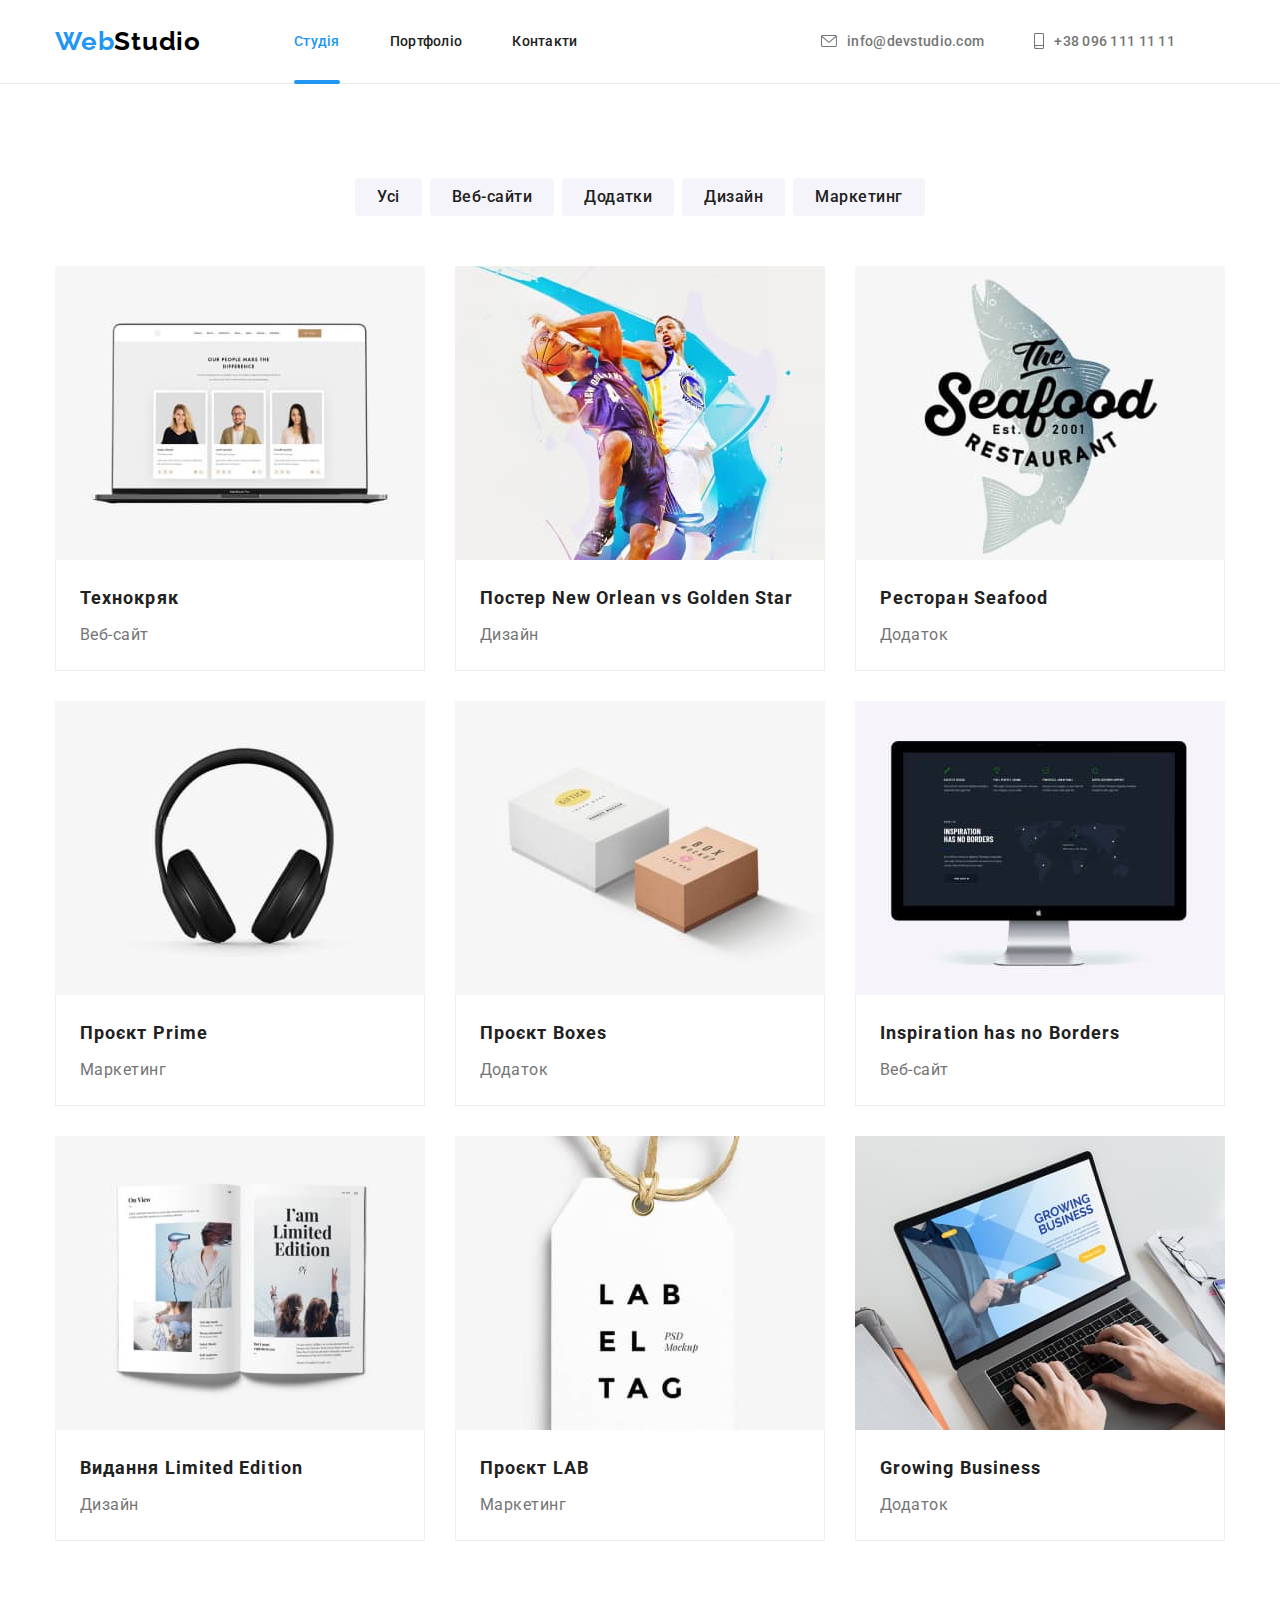
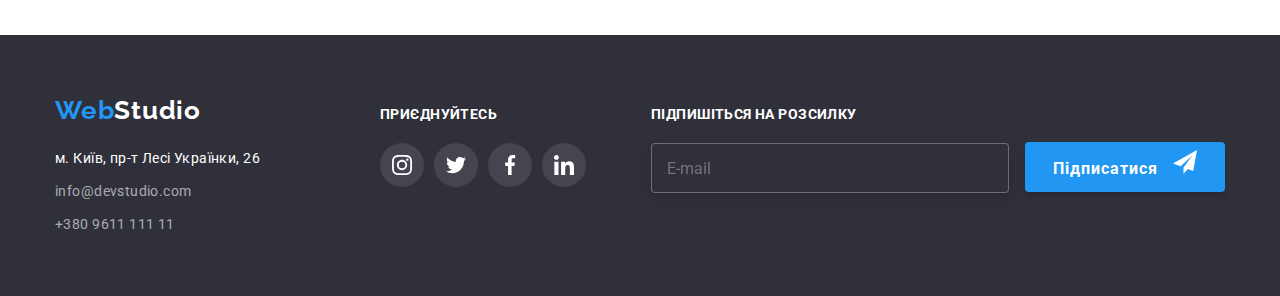
<file: portfolio.html>
<!DOCTYPE html>
<html lang="uk">
<head>
    <meta charset="UTF-8">
    <meta http-equiv="X-UA-Compatible" content="IE=edge">
    <meta name="viewport" content="width=device-width, initial-scale=1.0">
    <title>WebStudio</title>
    <link rel="preconnect" href="https://fonts.googleapis.com">
<link rel="preconnect" href="https://fonts.gstatic.com" crossorigin>
<link href="https://fonts.googleapis.com/css2?family=Raleway:wght@400;700&family=Roboto:wght@400;500;700;900&display=swap" rel="stylesheet">
<link rel="stylesheet" href="https://cdnjs.cloudflare.com/ajax/libs/modern-normalize/1.1.0/modern-normalize.min.css">
<link rel="stylesheet" href="./css/main.min.css">
<link rel="stylesheet" href="./css/styles.css">
</head>
<body>
  <header class="header-studio">
    <div class="header container">
      <nav class="nav">
        <a href="./index.html" class="logo link">
          <span class="logo__first-part">Web</span><span class="logo__last-part">Studio</span>
        </a>
        <ul class="nav__list list">
          <li class="nav__item">
            <a href="./index.html" class="nav__link current link">Студія</a>
          </li>
          <li class="nav__item">
            <a href="./portfolio.html" class="nav__link link">Портфоліо</a>
          </li>
          <li class="nav__item">
            <a href="./index.html" class="nav__link link">Контакти</a>
          </li>
        </ul>
      </nav>
      <ul class="contact list">
        <li>
          <a class="contact__link--mail" 
          href="mailto:info@devstudio.com">
          <svg class="contact__icon" width="16" height="12">
            <use href="./images/icons.svg#icon-envelope"></use>
          </svg>
          info@devstudio.com
          </a>
        </li>
        <li>
          <a class="contact__link" 
          href="tel:+380961111111">
          <svg class="contact__icon" width="10" height="16">
            <use href="./images/icons.svg#icon-smartphone"></use>
          </svg>
          +38 096 111 11 11
          </a>
        </li>
      </ul>
    </div>

  </header>
    <main>
<section class="portfolio-section">
<div class="container">
    <ul class="button-list list">
        <li class="list-button">
          <button type="button" class="main-button">Усі</button>
        </li>
        <li class="list-button">
          <button type="button" class="main-button">Веб-сайти</button>
        </li>
        <li class="list-button">
          <button type="button" class="main-button">Додатки</button>
        </li>
        <li class="list-button">
          <button type="button" class="main-button">Дизайн</button>
        </li>
        <li class="list-button">
          <button type="button" class="main-button">Маркетинг</button>
        </li>
            </ul>
        <ul class="portfolio-photo list">
         <li class="portfolio">
          <div class="overlay-portfolio">
            <a href="./index.html" class="link">
            <img src="./img/технокряк.jpg" alt="Технокряк" width="370">
            <div class="overlay-text-portfolio">
              <p class="portfolio-text">
                Ресурс пропонує комплексні пропозиції 
                з різним рівнем функціоналу та сервісів. 
                Все це дозволить відвідувачу отримати 
                вичерпні відомості про компанію чи приватну особу.</p>
             </div>
            </div>
        <div class="portfolio-card">
          <h2 class="portfolio-list">Технокряк</h2>
          <p class="text">Веб-сайт</p>
        </div>
            </a>
        </li>
        <li class="portfolio">
           <div class="overlay-portfolio">
            <a href="./index.html" class="link">
              <img src="./img/постер.jpg" alt="Постер" width="370">
           <div class="overlay-text-portfolio">
            <p class="portfolio-text">
              Ресурс пропонує комплексні пропозиції 
              з різним рівнем функціоналу та сервісів. 
              Все це дозволить відвідувачу отримати 
              вичерпні відомості про компанію чи приватну особу.</p>
           </div>
          </div>
            <div class="portfolio-card">
              <h2 class="portfolio-list">Постер New Orlean vs Golden Star</h2>
             <p class="text">Дизайн</p>
            </div>
            </a>
        </li>
         <li class="portfolio">
          <div class="overlay-portfolio">
             <a href="./index.html" class="link">
            <img src="./img/ресторан.jpg" alt="Ресторан" width="370">
            <div class="overlay-text-portfolio">
              <p class="portfolio-text">
                Ресурс пропонує комплексні пропозиції 
                з різним рівнем функціоналу та сервісів. 
                Все це дозволить відвідувачу отримати 
                вичерпні відомості про компанію чи приватну особу.</p>
             </div>
            </div>
            <div class="portfolio-card">
              <h2 class="portfolio-list">Ресторан Seafood</h2>
            <p class="text">Додаток</p>
            </div>
            </a>
        </li>
        <li class="portfolio">
          <div class="overlay-portfolio">
            <a href="./index.html" class="link">
            <img src="./img/проект.jpg" alt="Проект" width="370">
            <div class="overlay-text-portfolio">
              <p class="portfolio-text">
                Ресурс пропонує комплексні пропозиції 
                з різним рівнем функціоналу та сервісів. 
                Все це дозволить відвідувачу отримати 
                вичерпні відомості про компанію чи приватну особу.</p>
             </div>
            </div>
            <div class="portfolio-card">
              <h2 class="portfolio-list">Проєкт Prime</h2>
            <p class="text">Маркетинг</p>
            </div>
            </a>
        </li>
        <li class="portfolio">
          <div class="overlay-portfolio">
            <a href="./index.html" class="link">
            <img src="./img/проект-бокс.jpg" alt="Проект-бокс" width="370">
            <div class="overlay-text-portfolio">
              <p class="portfolio-text">
                Ресурс пропонує комплексні пропозиції 
                з різним рівнем функціоналу та сервісів. 
                Все це дозволить відвідувачу отримати 
                вичерпні відомості про компанію чи приватну особу.</p>
             </div>
            </div>
            <div class="portfolio-card">
              <h2 class="portfolio-list">Проєкт Boxes</h2>
            <p class="text">Додаток</p>
            </div>
            </a>
        </li>
        <li class="portfolio">
          <div class="overlay-portfolio">
            <a href="./index.html" class="link">
            <img src="./img/Inspiration.jpg" alt="Inspiration" width="370">
            <div class="overlay-text-portfolio">
              <p class="portfolio-text">
                Ресурс пропонує комплексні пропозиції 
                з різним рівнем функціоналу та сервісів. 
                Все це дозволить відвідувачу отримати 
                вичерпні відомості про компанію чи приватну особу.</p>
             </div>
            </div>
           <div class="portfolio-card">
            <h2 class="portfolio-list">Inspiration has no Borders</h2>
            <p class="text">Веб-сайт</p>
           </div>
            </a>
        </li>
        <li class="portfolio">
          <div class="overlay-portfolio">
            <a href="./index.html" class="link">
            <img src="./img/видання.jpg" alt="Видання" width="370">
            <div class="overlay-text-portfolio">
              <p class="portfolio-text">
                Ресурс пропонує комплексні пропозиції 
                з різним рівнем функціоналу та сервісів. 
                Все це дозволить відвідувачу отримати 
                вичерпні відомості про компанію чи приватну особу.</p>
             </div>
            </div>
            <div class="portfolio-card">
              <h2 class="portfolio-list">Видання Limited Edition</h2>
            <p class="text">Дизайн</p>
            </div>
            </a>
         </li>
        <li class="portfolio">
          <div class="overlay-portfolio">
            <a href="./index.html" class="link">
            <img src="./img/проект-лаб.jpg" alt="Проект-лаб" width="370">
            <div class="overlay-text-portfolio">
              <p class="portfolio-text">
                Ресурс пропонує комплексні пропозиції 
                з різним рівнем функціоналу та сервісів. 
                Все це дозволить відвідувачу отримати 
                вичерпні відомості про компанію чи приватну особу.</p>
             </div>
            </div>
            <div class="portfolio-card">
              <h2 class="portfolio-list">Проєкт LAB</h2>
            <p class="text">Маркетинг</p>
            </div>
            </a>
        </li>
        <li class="portfolio">
          <div class="overlay-portfolio">
            <a href="./index.html" class="link">
            <img src="./img/Growing-Business.jpg" alt="Growing-Business" width="370">
            <div class="overlay-text-portfolio">
              <p class="portfolio-text">
                Ресурс пропонує комплексні пропозиції 
                з різним рівнем функціоналу та сервісів. 
                Все це дозволить відвідувачу отримати 
                вичерпні відомості про компанію чи приватну особу.</p>
             </div>
            </div>
         <div class="portfolio-card">
          <h2 class="portfolio-list">Growing Business</h2>
          <p class="text">Додаток</p>
         </div>
            </a>
        </li>
            </ul>
</div>
</section>
</main>
<footer class="footer">
  <div class="container">
    <div>
      <a href="./index.html" class="logo logo-footer link">
        <span class="logo__first-part">Web</span><span class="logo__last-part--last">Studio</span>
      </a>
      <address class="contact">
        <ul class="list">
          <li class="adress-list list">
            <a href="https://goo.gl/maps/AjAqhM7HjS5NjPd68" target="_blank" rel="noopener noreferrer nofollow"
              class="adress link">м. Київ, пр-т Лесі Українки, 26</a>
          </li>
          <li class="adress-mail list">
            <a href="mailto:info@devstudio.com" class="footer-contact link">info@devstudio.com</a>
          </li>
          <li class="adress-tel list">
            <a href="tel:+380961111111" class="footer-contact link">+380 9611 111 11</a>
          </li>
        </ul>
      </address>
    </div>
    <div class="footer-container">
      <b class="footer-join">приєднуйтесь</b>
    <ul class="socials-footer-icon list">
      <li class="socials-footer">
        <a class="footer-icon link" 
        href="https://www.instagram.com/" 
        aria-label="Instagram icon"
          target="_blank" 
          rel="nofollow noopener noreferrer">
          <svg class="icon" width="20" height="20">
            <use href="./images/icons.svg#icon-instagram-2"></use>
          </svg>
        </a>
      </li>
      <li class="socials-footer">
        <a class="footer-icon link" href="https://www.instagram.com/" aria-label="Instagram icon"
          target="_blank" rel="nofollow noopener noreferrer">
          <svg class="icon" width="20" height="20">
            <use href="./images/icons.svg#icon-twitter-1"></use>
          </svg>
        </a>
      </li>
      <li class="socials-footer">
        <a class="footer-icon link" href="https://www.instagram.com/" aria-label="Instagram icon"
          target="_blank" rel="nofollow noopener noreferrer">
          <svg class="icon" width="20" height="20">
            <use href="./images/icons.svg#icon-facebook-1"></use>
          </svg>
        </a>
      </li>
      <li class="socials-footer">
        <a class="footer-icon link" href="https://www.instagram.com/" aria-label="Instagram icon"
          target="_blank" rel="nofollow noopener noreferrer">
          <svg class="icon" width="20" height="20">
            <use href="./images/icons.svg#icon-linkedin-1"></use>
          </svg>
        </a>
      </li>
    </ul>
    </div>
<form class="footer-form">
<p class="title-sing">Підпишіться на розсилку</p>
 <label class="footer-label">
<input type="email" 
name="email"  
placeholder="E-mail" class="input-footer">
</label>
<button type="submit" class="button-sing-up">
Підписатися
<svg class="icon-send" width="24" height="24">
<use href="./images/icons.svg#icon-send"></use>
</svg>
</button>
</form>
  </footer>
<script src="./js/modal.js"></script>
</body>
</html>
</file>
<file: css/styles.css>

</file>
<file: css/main.min.css>
:root{--accent-color:#2196F3;--main-color:#757575;--name-color:#212121;--background-color:#C4C4C4;--logo-color:#000000;--active-color:#188CE8;--text-color:#FFFFFF;--section-color:#F5F4FA;--footer-color:#2F303A}.features__visually-hidden{position:absolute;white-space:nowrap;width:1px;height:1px;overflow:hidden;border:0;padding:0;clip:rect(0 0 0 0);-webkit-clip-path:inset(50%);clip-path:inset(50%);margin:-1px}body{font-family:"Roboto",sans-serif;color:var(--text-color)}.link{text-decoration:none}.list{list-style:none;padding:0;margin:0}h1,h2,h3,h4,h5,h6,p{margin:0}img{display:block}.container{width:1200px;padding-left:15px;padding-right:15px;margin-left:auto;margin-right:auto}.button{display:block;border:none;-webkit-box-align:center;-ms-flex-align:center;align-items:center;font-weight:700;font-size:16px;line-height:1.875;min-width:216px;border-radius:4px;letter-spacing:.06em;color:var(--text-color);background:var(--accent-color);cursor:pointer;font-family:"Roboto";padding:10px 32px;margin:30px auto 0;-webkit-transition-property:background-color;transition-property:background-color;-webkit-transition-duration:250ms;transition-duration:250ms;-webkit-transition-timing-function:cubic-bezier(0.4, 0, 0.2, 1);transition-timing-function:cubic-bezier(0.4, 0, 0.2, 1)}.button:focus{background:var(--active-color)}.button:hover{background:var(--active-color)}.button-list{display:-webkit-box;display:-ms-flexbox;display:flex;-webkit-box-pack:center;-ms-flex-pack:center;justify-content:center;margin-bottom:50px}.list-button{display:inline-block}.main-button:hover{-webkit-box-shadow:0px 3px 1px rgba(0,0,0,.1),0px 1px 2px rgba(0,0,0,.08),0px 2px 2px rgba(0,0,0,.12);box-shadow:0px 3px 1px rgba(0,0,0,.1),0px 1px 2px rgba(0,0,0,.08),0px 2px 2px rgba(0,0,0,.12)}.main-button:focus{-webkit-box-shadow:0px 3px 1px rgba(0,0,0,.1),0px 1px 2px rgba(0,0,0,.08),0px 2px 2px rgba(0,0,0,.12);box-shadow:0px 3px 1px rgba(0,0,0,.1),0px 1px 2px rgba(0,0,0,.08),0px 2px 2px rgba(0,0,0,.12)}.list-button:not(:last-child){margin-right:8px}.main-button{border:none;font-weight:500;font-size:16px;line-height:1.625;text-align:center;letter-spacing:.03em;color:var(--name-color);background:var(--section-color);border-radius:4px;cursor:pointer;font-family:"Roboto";text-align:center;letter-spacing:.03em;padding:6px 22px;-webkit-transition-property:background,color,-webkit-box-shadow;transition-property:background,color,-webkit-box-shadow;transition-property:background,color,box-shadow;transition-property:background,color,box-shadow,-webkit-box-shadow;-webkit-transition-duration:250ms;transition-duration:250ms;-webkit-transition-timing-function:cubic-bezier(0.4, 0, 0.2, 1);transition-timing-function:cubic-bezier(0.4, 0, 0.2, 1)}.main-button:hover{background:var(--accent-color);color:var(--text-color)}.main-button:focus{background:var(--accent-color);color:var(--text-color)}.close-button:hover{color:#2196f3}.button-modal{display:block;margin:0 auto}.header-studio{border-bottom:1px solid #ececec}.header{display:-webkit-box;display:-ms-flexbox;display:flex;-webkit-box-align:center;-ms-flex-align:center;align-items:center}.logo{font-family:"Raleway";font-weight:700;font-size:26px;line-height:1.1923076923;letter-spacing:.03em;color:var(--logo-color)}.logo__first-part{color:var(--accent-color)}.logo__first-part,.logo__last-part--last{font-family:"Raleway"}.logo__last-part--last{color:var(--text-color)}.logo-footer{display:inline-block;font-family:"Raleway";font-weight:700;font-size:26px;line-height:1.1923076923;letter-spacing:.03em;color:var(--logo-color);margin-bottom:20px}.nav{display:-webkit-box;display:-ms-flexbox;display:flex;-webkit-box-align:center;-ms-flex-align:center;align-items:center}.nav__list{display:-webkit-box;display:-ms-flexbox;display:flex}.nav__item:not(:last-child){margin-right:50px}.nav__item:nth-child(1){margin-left:93px}.nav__link{position:relative;font-weight:500;font-size:14px;line-height:1.3333333333;letter-spacing:.02em;color:var(--name-color);padding-top:32px;padding-bottom:32px;display:inline-block;-webkit-transition-property:color;transition-property:color;-webkit-transition-duration:250ms;transition-duration:250ms;-webkit-transition-timing-function:cubic-bezier(0.4, 0, 0.2, 1);transition-timing-function:cubic-bezier(0.4, 0, 0.2, 1)}.nav__link:hover,.nav__link:focus{color:var(--accent-color)}.nav__link.current::after{content:"";display:block;width:100%;height:4px;border-radius:2px;position:absolute;bottom:-1px;left:0;background:#2196f3}.nav__link.current{color:#2196f3}.contact{display:-webkit-box;display:-ms-flexbox;display:flex;margin-right:50px;-webkit-box-pack:end;-ms-flex-pack:end;justify-content:flex-end;margin-left:auto}.contact__link,.contact__link--mail{display:-webkit-box;display:-ms-flexbox;display:flex;-webkit-box-align:center;-ms-flex-align:center;align-items:center;font-weight:500;font-size:14px;line-height:1.1428571429;letter-spacing:.02em;color:var(--main-color);text-decoration:none;padding-top:32px;padding-bottom:32px;-webkit-transition-property:color;transition-property:color;-webkit-transition-duration:250ms;transition-duration:250ms;-webkit-transition-timing-function:cubic-bezier(0.4, 0, 0.2, 1);transition-timing-function:cubic-bezier(0.4, 0, 0.2, 1)}.contact__link--mail{margin-right:50px}.contact__link--mail:hover,.contact__link--mail:focus{color:var(--accent-color)}.contact__link:hover,.contact__link:focus{color:var(--accent-color)}.contact__icon{margin-right:10px;fill:currentColor}.order-service{max-width:1600px;margin:0 auto;background:var(--background-color);background-image:-webkit-gradient(linear, left top, right top, from(rgba(47, 48, 58, 0.4)), to(rgba(47, 48, 58, 0.4))),url(../images/background.jpg);background-image:linear-gradient(to right, rgba(47, 48, 58, 0.4), rgba(47, 48, 58, 0.4)),url(../images/background.jpg);background-size:cover;background-position:center;text-align:center;padding-top:200px;padding-bottom:200px;margin-bottom:94px}.order-service__title{width:696px;font-weight:900;font-size:44px;line-height:1.3636363636;letter-spacing:.06em;text-transform:uppercase;color:var(--text-color);margin:0 auto}.features__list{-ms-flex-preferred-size:270px;flex-basis:270px;display:-webkit-box;display:-ms-flexbox;display:flex;margin-bottom:94px}.features__item:not(:last-child){margin-right:30px}.features__container{display:-webkit-box;display:-ms-flexbox;display:flex;-webkit-box-align:center;-ms-flex-align:center;align-items:center;-webkit-box-pack:center;-ms-flex-pack:center;justify-content:center;width:270px;height:120px;background:#f5f4fa;border-radius:4px;margin-bottom:30px}.features__name{font-weight:700;font-size:14px;line-height:1.1428571429;letter-spacing:.03em;text-transform:uppercase;color:var(--name-color);margin-bottom:10px}.features__paragraph{font-weight:400;font-size:14px;line-height:1.7142857143;letter-spacing:.03em;color:var(--main-color)}.work{padding-bottom:94px}.points{padding-top:94px;padding-bottom:94px}.main-list{display:-webkit-box;display:-ms-flexbox;display:flex}.team{padding-top:94px;padding-bottom:94px;background:var(--section-color)}.team-card{padding-top:30px;padding-bottom:30px}.list-name{background:var(--text-color);-webkit-box-shadow:0px 1px 3px rgba(0,0,0,.12),0px 1px 1px rgba(0,0,0,.14),0px 2px 1px rgba(0,0,0,.2);box-shadow:0px 1px 3px rgba(0,0,0,.12),0px 1px 1px rgba(0,0,0,.14),0px 2px 1px rgba(0,0,0,.2);border-radius:0px 0px 4px 4px;text-align:center;letter-spacing:.03em}.list-name:not(:last-child){margin-right:30px}.work-list{font-weight:700;font-size:36px;line-height:1.1666666667;text-align:center;letter-spacing:.03em;color:var(--name-color);margin-bottom:50px}.photo-work{display:-webkit-box;display:-ms-flexbox;display:flex}.photo-list:not(:last-child){margin-right:30px}.photo-list{position:relative}.work-team{font-weight:700;font-size:36px;line-height:1.1666666667;text-align:center;letter-spacing:.03em;color:var(--name-color);margin-bottom:50px}.team-list{display:-webkit-box;display:-ms-flexbox;display:flex}.team-name{font-weight:500;font-size:16px;line-height:1.1875;letter-spacing:.03em;color:var(--name-color)}.socials{display:-webkit-box;display:-ms-flexbox;display:flex;-webkit-box-pack:center;-ms-flex-pack:center;justify-content:center;gap:10px;margin-top:16px}.socials-link{display:-webkit-box;display:-ms-flexbox;display:flex;-webkit-box-align:center;-ms-flex-align:center;align-items:center;-webkit-box-pack:center;-ms-flex-pack:center;justify-content:center;width:44px;height:44px;color:#afb1b8;background-color:#fff;border-radius:50%;-webkit-transition-property:color,background;transition-property:color,background;-webkit-transition-duration:250ms;transition-duration:250ms;-webkit-transition-timing-function:cubic-bezier(0.4, 0, 0.2, 1);transition-timing-function:cubic-bezier(0.4, 0, 0.2, 1)}.socials-link:hover,.socials-link:focus{color:#fff;background-color:#2196f3}.socials-icon{fill:currentColor;-webkit-transition-property:color,background;transition-property:color,background;-webkit-transition-duration:250ms;transition-duration:250ms;-webkit-transition-timing-function:cubic-bezier(0.4, 0, 0.2, 1);transition-timing-function:cubic-bezier(0.4, 0, 0.2, 1)}.position{font-weight:400;font-size:16px;line-height:1.1875;letter-spacing:.03em;color:var(--main-color);margin-top:10px}.overlay-box{display:-webkit-box;display:-ms-flexbox;display:flex;position:absolute;background:rgba(47,48,58,.8);bottom:0;width:100%;height:70px;-webkit-box-pack:center;-ms-flex-pack:center;justify-content:center;-webkit-box-align:center;-ms-flex-align:center;align-items:center}.overlay-text{font-weight:700;font-size:14px;line-height:1.1428571429;text-align:center;letter-spacing:.03em;text-transform:uppercase}.client-section{padding-top:94px;padding-bottom:94px}.client{font-weight:700;font-size:36px;line-height:1.1666666667;text-align:center;letter-spacing:.03em;color:var(--name-color);margin-bottom:50px}.list-client{display:-webkit-box;display:-ms-flexbox;display:flex;-webkit-box-pack:center;-ms-flex-pack:center;justify-content:center;gap:30px}.company-link{display:-webkit-box;display:-ms-flexbox;display:flex;-webkit-box-align:center;-ms-flex-align:center;align-items:center;-webkit-box-pack:center;-ms-flex-pack:center;justify-content:center;width:170px;height:92px;color:#afb1b8;border:1px solid #afb1b8;border-radius:4px;-webkit-transition-property:color,border;transition-property:color,border;-webkit-transition-duration:250ms;transition-duration:250ms;-webkit-transition-timing-function:cubic-bezier(0.4, 0, 0.2, 1);transition-timing-function:cubic-bezier(0.4, 0, 0.2, 1)}.company-icon{fill:currentColor}.company-link:hover,.company-link:focus{color:#2196f3;border:1px solid #2196f3}.footer{padding-top:60px;padding-bottom:60px;background:var(--footer-color)}.footer .container{display:-webkit-box;display:-ms-flexbox;display:flex;-webkit-box-align:baseline;-ms-flex-align:baseline;align-items:baseline}.footer-container{width:206px;height:80px;margin-right:auto;margin-left:70px}.contact{font-style:normal}.adress{font-weight:400;font-size:14px;line-height:1.7142857143;letter-spacing:.03em;color:var(--text-color);font-style:normal}.adress-mail{margin-bottom:9px;margin-top:9px}.footer-contact{font-weight:400;font-size:14px;line-height:1.7142857143;letter-spacing:.03em;color:rgba(255,255,255,.6)}.footer-join{-webkit-box-pack:center;-ms-flex-pack:center;justify-content:center;font-weight:700;font-size:14px;line-height:1.1428571429;letter-spacing:.03em;text-transform:uppercase;color:#fff}.socials-footer-icon{display:-webkit-box;display:-ms-flexbox;display:flex;-webkit-box-align:center;-ms-flex-align:center;align-items:center;margin-top:20px;gap:10px}.socials-footer{display:-webkit-box;display:-ms-flexbox;display:flex;-webkit-box-align:center;-ms-flex-align:center;align-items:center;-webkit-box-pack:center;-ms-flex-pack:center;justify-content:center;width:44px;height:44px;color:#fff;background:rgba(255,255,255,.1);border-radius:50%;-webkit-transition-property:background #2196f3;transition-property:background #2196f3;-webkit-transition-duration:250ms;transition-duration:250ms;-webkit-transition-timing-function:cubic-bezier(0.4, 0, 0.2, 1);transition-timing-function:cubic-bezier(0.4, 0, 0.2, 1)}.footer-icon{display:-webkit-box;display:-ms-flexbox;display:flex;-webkit-box-align:center;-ms-flex-align:center;align-items:center;-webkit-box-pack:center;-ms-flex-pack:center;justify-content:center;width:100%;height:100%;color:#fff;border-radius:50%}.icon{fill:currentColor}.footer-icon:focus{background:#2196f3}.socials-footer:hover{background:#2196f3}.label-services{display:-webkit-box;display:-ms-flexbox;display:flex;-webkit-box-align:center;-ms-flex-align:center;align-items:center;-webkit-box-pack:center;-ms-flex-pack:center;justify-content:center;gap:10px;margin-bottom:30px;margin-top:20px}.checkbox-input{-webkit-appearance:none;-moz-appearance:none;appearance:none;width:16px;height:15px;background-image:url("data:image/svg+xml,%3Csvg width='13' height='10' viewBox='0 0 13 10' fill='none' xmlns='http://www.w3.org/2000/svg'%3E%3Cpath d='M1.95703 4.75166L1.88825 4.68604L1.81923 4.75141L0.93123 5.59258L0.854858 5.66492L0.930974 5.73753L4.42671 9.07236L4.49574 9.1382L4.56476 9.07236L12.069 1.91352L12.1449 1.84116L12.069 1.76881L11.1873 0.927644L11.1183 0.861826L11.0493 0.927611L4.49577 7.17353L1.95703 4.75166Z' fill='white' stroke='white' stroke-width='0.2'/%3E%3C/svg%3E%0A");background-repeat:no-repeat;background-position:center;background-size:0;border:2px solid #111319;border-radius:2px;cursor:pointer;-webkit-transition-duration:250ms;transition-duration:250ms;-webkit-transition-timing-function:cubic-bezier(0.4, 0, 0.2, 1);transition-timing-function:cubic-bezier(0.4, 0, 0.2, 1)}.checkbox-input:checked{background-color:#2196f3;background-size:contain;border-color:rgba(0,0,0,0);border-radius:2px}.checkbox-input:checked+.form-checkbox-icon .unchecked{opacity:0}.checkbox-input:checked+.form-checkbox-icon .checked{opacity:1}.form-checkbox-icon .checked{opacity:0;-webkit-transition-property:var(--background-color);transition-property:var(--background-color);-webkit-transition-duration:250ms;transition-duration:250ms;-webkit-transition-timing-function:cubic-bezier(0.4, 0, 0.2, 1);transition-timing-function:cubic-bezier(0.4, 0, 0.2, 1)}.form-agreement-text{font-weight:400;font-size:14px;line-height:1.7142857143;letter-spacing:.03em;color:#757575}.contract{color:#2196f3}.title-sing{margin-bottom:20px;font-weight:700;font-size:14px;line-height:16px;letter-spacing:.03em;text-transform:uppercase;color:#fff}.button-sing-up{font-weight:700;font-size:16px;line-height:30px;color:#fff;width:200px;height:50px;border:0;-webkit-box-align:center;-ms-flex-align:center;align-items:center;text-align:center;-webkit-box-pack:center;-ms-flex-pack:center;justify-content:center;letter-spacing:.06em;background:#2196f3;-webkit-box-shadow:0px 4px 4px rgba(0,0,0,.15);box-shadow:0px 4px 4px rgba(0,0,0,.15);border-radius:4px;margin-left:12px}.input-footer{width:358px;height:50px;background:#2f303a;padding-left:15px;border:1px solid rgba(255,255,255,.3);-webkit-filter:drop-shadow(0px 4px 4px rgba(0, 0, 0, 0.15));filter:drop-shadow(0px 4px 4px rgba(0, 0, 0, 0.15));border-radius:4px}.icon-send{margin-left:10px;-webkit-box-align:center;-ms-flex-align:center;align-items:center;-webkit-box-pack:center;-ms-flex-pack:center;justify-content:center}.header-portfolio{border-bottom:1px solid #ececec}.portfolio-section{padding-top:94px;padding-bottom:94px}.portfolio-photo{display:-webkit-box;display:-ms-flexbox;display:flex;-ms-flex-wrap:wrap;flex-wrap:wrap}.portfolio:hover{-webkit-box-shadow:0px 1px 1px rgba(0,0,0,.12),0px 4px 4px rgba(0,0,0,.06),1px 4px 6px rgba(0,0,0,.16);box-shadow:0px 1px 1px rgba(0,0,0,.12),0px 4px 4px rgba(0,0,0,.06),1px 4px 6px rgba(0,0,0,.16)}.portfolio:hover .overlay-text-portfolio{-webkit-transform:translateY(0);transform:translateY(0);opacity:1}.portfolio{border:none;margin-right:30px;margin-bottom:30px;-webkit-transition-property:-webkit-box-shadow;transition-property:-webkit-box-shadow;transition-property:box-shadow;transition-property:box-shadow, -webkit-box-shadow;-webkit-transition-duration:250ms;transition-duration:250ms;-webkit-transition-timing-function:cubic-bezier(0.4, 0, 0.2, 1);transition-timing-function:cubic-bezier(0.4, 0, 0.2, 1)}.portfolio:nth-child(3n){margin-right:0}.portfolio:nth-last-child(-n+3){margin-bottom:0}.portfolio-card{border-bottom:1px solid #eee;border-right:1px solid #eee;border-left:1px solid #eee;padding-left:24px;padding-right:24px;padding-top:20px;padding-bottom:20px}.portfolio-list{font-weight:700;font-size:18px;line-height:2;letter-spacing:.06em;color:var(--name-color);margin-bottom:4px}.text{font-weight:400;font-size:16px;line-height:1.875;letter-spacing:.03em;color:var(--main-color)}.overlay-portfolio{position:relative;overflow:hidden}.overlay-text-portfolio{display:-webkit-box;display:-ms-flexbox;display:flex;position:absolute;width:100%;height:100%;-webkit-box-align:center;-ms-flex-align:center;align-items:center;top:0;left:0;background:rgba(33,150,243,.9);-webkit-transform:translateY(101%);transform:translateY(101%);-webkit-transition:-webkit-transform 250ms;transition:-webkit-transform 250ms;transition:transform 250ms;transition:transform 250ms, -webkit-transform 250ms}.portfolio-text{font-weight:400;font-size:18px;line-height:1.5555555556;letter-spacing:.03em;color:#fff;padding-left:24px;padding-right:24px}.backdrop{position:fixed;top:0;left:0;width:100%;height:100%;background:rgba(0,0,0,.2);opacity:1;visibility:visible;pointer-events:initial;-webkit-transition:opacity 200ms linear,visibility 200ms linear;transition:opacity 200ms linear,visibility 200ms linear}.backdrop.is-hidden{opacity:0;visibility:hidden;pointer-events:none}.modal{position:absolute;top:50%;left:50%;-webkit-transform:translate(-50%, -50%);transform:translate(-50%, -50%);width:528px;max-height:581px;padding:40px;background:#fff;-webkit-box-shadow:0px 1px 3px rgba(0,0,0,.12),0px 1px 1px rgba(0,0,0,.14),0px 2px 1px rgba(0,0,0,.2);box-shadow:0px 1px 3px rgba(0,0,0,.12),0px 1px 1px rgba(0,0,0,.14),0px 2px 1px rgba(0,0,0,.2);border-radius:4px;-webkit-transition:-webkit-transform 200ms ease-in-out 200ms;transition:-webkit-transform 200ms ease-in-out 200ms;transition:transform 200ms ease-in-out 200ms;transition:transform 200ms ease-in-out 200ms, -webkit-transform 200ms ease-in-out 200ms}.backdrop.is-hidden .modal{-webkit-transform:translate(-50%, -40%);transform:translate(-50%, -40%)}.close-button{position:absolute;top:8px;right:5px;display:-webkit-box;display:-ms-flexbox;display:flex;-webkit-box-align:center;-ms-flex-align:center;align-items:center;-webkit-box-pack:center;-ms-flex-pack:center;justify-content:center;width:30px;height:30px;padding:0;cursor:pointer;background:#fff;border-radius:50%;border:1px solid rgba(0,0,0,.1)}.title-modal{font-weight:700;font-size:20px;line-height:1.15;text-align:center;letter-spacing:.03em;color:#212121;margin-bottom:12px}.form-group{display:block;position:relative}.input:focus{border:1px solid #2196f3;border-radius:4px}.label{position:relative;display:inline-block;margin-bottom:10px;-webkit-transition-duration:250ms;transition-duration:250ms;-webkit-transition-timing-function:cubic-bezier(0.4, 0, 0.2, 1);transition-timing-function:cubic-bezier(0.4, 0, 0.2, 1)}.label:focus-within .modal-icon,.label:focus{fill:#2196f3;border-color:#2196f3}.form-label{font-weight:400;font-size:12px;line-height:1.1666666667;letter-spacing:.01em;color:#757575;margin-bottom:4px}.input{position:relative;width:448px;height:40px;padding-left:42px;-webkit-box-align:center;-ms-flex-align:center;align-items:center;outline:none;-webkit-transition-duration:250ms;transition-duration:250ms;-webkit-transition-timing-function:cubic-bezier(0.4, 0, 0.2, 1);transition-timing-function:cubic-bezier(0.4, 0, 0.2, 1);border:1px solid rgba(33,33,33,.2);border-radius:4px}.modal-icon{display:block;position:absolute;top:65%;left:15px;-webkit-transform:translateY(-50%);transform:translateY(-50%);-webkit-transition-duration:250ms;transition-duration:250ms;-webkit-transition-timing-function:cubic-bezier(0.4, 0, 0.2, 1);transition-timing-function:cubic-bezier(0.4, 0, 0.2, 1)}.button-modal{min-width:200px;height:50px;font-weight:700;font-size:16px;line-height:1.875;cursor:pointer;background:#2196f3;color:#fff;border:none;-webkit-box-shadow:0px 4px 4px rgba(0,0,0,.15);box-shadow:0px 4px 4px rgba(0,0,0,.15);border-radius:4px}.button-modal:hover{background:#188ce8}.texteria{padding-top:12px;padding-left:16px;font-weight:400;font-size:12px;line-height:14px;outline:none;letter-spacing:.01em;color:rgba(117,117,117,.5);width:448px;height:120px;resize:none;border:1px solid rgba(33,33,33,.2);border-radius:4px}.texteria:focus{border:1px solid #2196f3;border-radius:4px}/*# sourceMappingURL=main.min.css.map */
</file>
